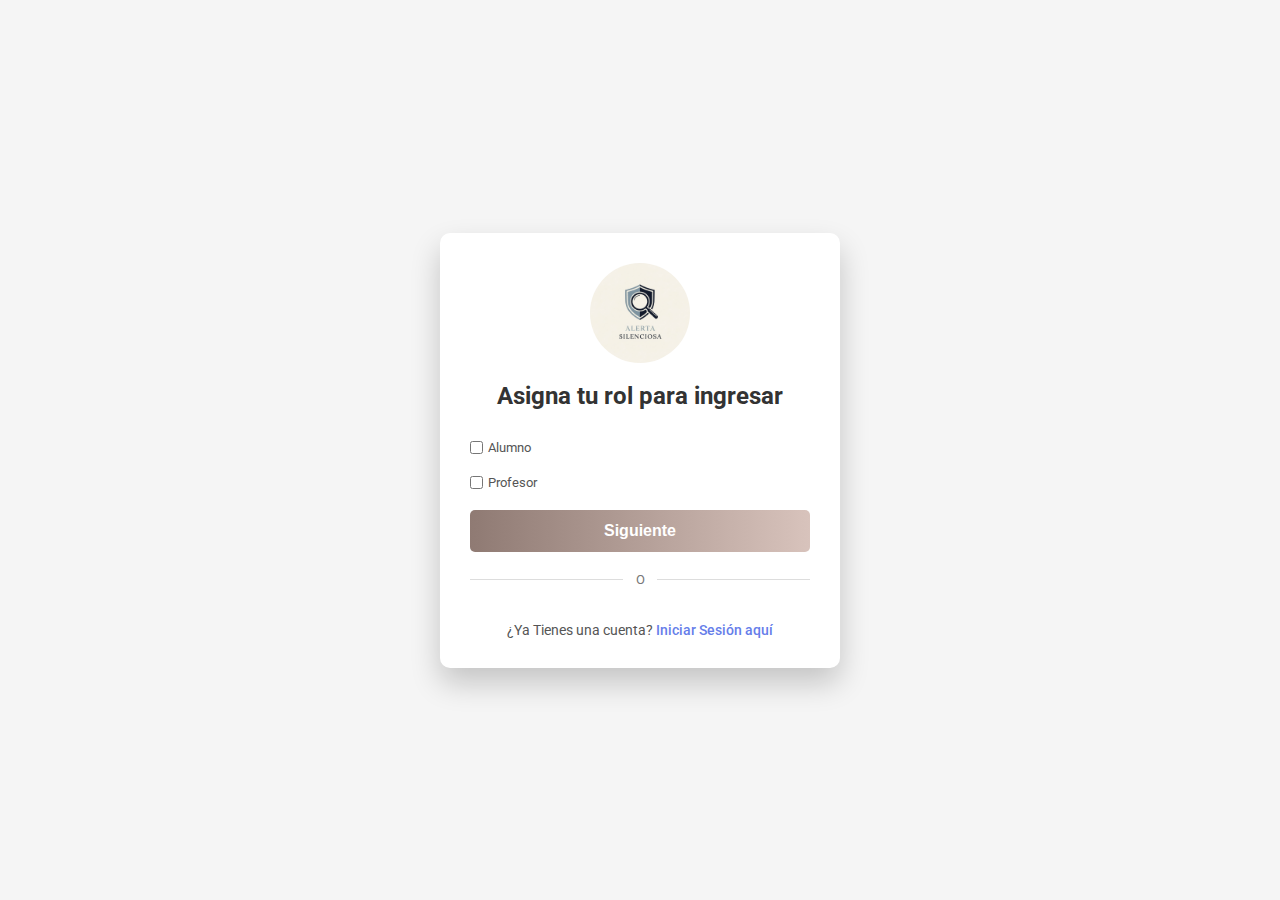
<file: pages copy/alumno_profe.html>
<!DOCTYPE html>
<html lang="es">

<head>
    <meta charset="UTF-8">
    <meta name="viewport" content="width=device-width, initial-scale=1.0">
    <!-- autor del documento -->
    <meta name="author" content="yuliethgonzalez@liceovvh.cl">
    <!-- titulo de la pestaña -->
    <title>Rol</title>
    <!-- estilos css -->
    <link rel="stylesheet" href="../static/css/alumno_profe.css">
    <!-- google fonts -->
    <link rel="preconnect" href="https://fonts.googleapis.com">
    <link rel="preconnect" href="https://fonts.gstatic.com" crossorigin>
    <link href="https://fonts.googleapis.com/css2?family=Roboto:ital,wght@0,100..900;1,100..900&display=swap"
        rel="stylesheet">
    <!-- bootstrap icons -->
    <link rel="stylesheet" href="https://cdn.jsdelivr.net/npm/bootstrap-icons@1.11.3/font/bootstrap-icons.min.css">
    <link rel="stylesheet" href="https://cdnjs.cloudflare.com/ajax/libs/font-awesome/6.0.0-beta3/css/all.min.css">

</head>

<body>
    <div class="container">
        <div class="logo-encabezado">
            <img src="../static/images/image.png" alt="Logo" class="logo" width="100px">
            <h1>Asigna tu rol para ingresar</h1>
        </div>

        <form id="loginForm" class="form">

            <div class="alumno_profe">
                <div class="form-options">
                    <label class="options">
                        <input type="checkbox" name="alumno"> Alumno
                    </label>
                </div>

                <div class="form-options">
                    <label class="options">
                        <input type="checkbox" name="profe"> Profesor
                    </label>
                </div>

            </div>

            <button type="button" class="login-button" onclick="siguiente()">Siguiente</button>



            <div class="registro">
                <p>O</p>
            </div>

            <div class="registro-link">
                ¿Ya Tienes una cuenta? <a href="sesion.html">Iniciar Sesión aquí</a>
            </div>
        </form>
    </div>

    <script src="../static/js/alumno_profe.js"></script>
</body>

</html>
</file>
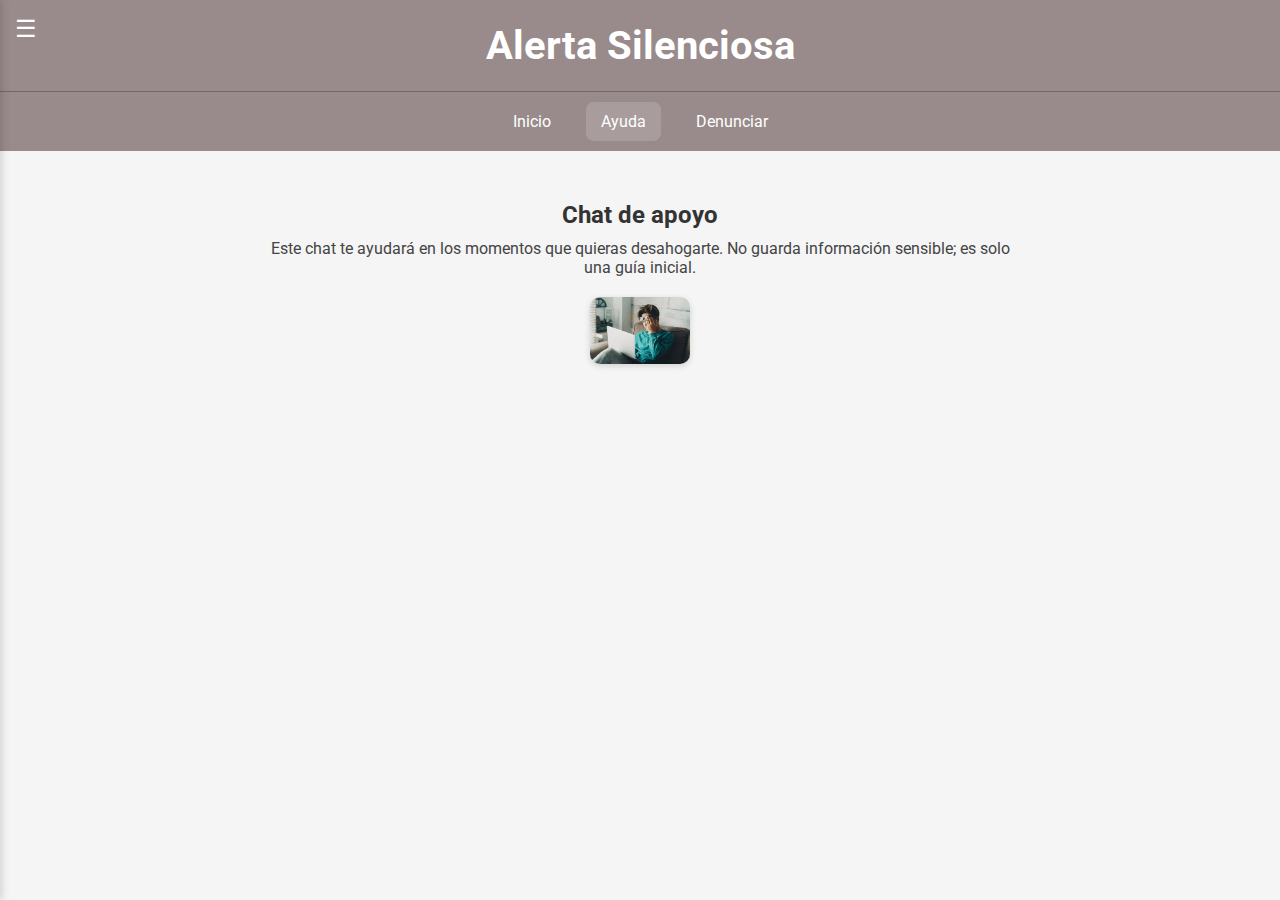
<file: pages copy/ayuda.html>
<!DOCTYPE html>
<html lang="es">

<head>
    <meta charset="UTF-8" />
    <meta name="viewport" content="width=device-width, initial-scale=1" />
    <!-- autor del documento -->
    <meta name="author" content="yuliethgonzalez@liceovvh.cl" />
    <!-- titulo de la pestaña -->
    <title>Chat de apoyo</title>

    <!-- estilos css -->
    <link rel="stylesheet" href="../static/css/ayuda.css" />

    <!-- google fonts -->
    <link rel="preconnect" href="https://fonts.googleapis.com" />
    <link rel="preconnect" href="https://fonts.gstatic.com" crossorigin />
    <link href="https://fonts.googleapis.com/css2?family=Roboto:wght@300;400;700;900&display=swap" rel="stylesheet" />

    <!-- iconos -->
    <link rel="stylesheet" href="https://cdn.jsdelivr.net/npm/bootstrap-icons@1.11.3/font/bootstrap-icons.min.css" />
    <link rel="stylesheet" href="https://cdnjs.cloudflare.com/ajax/libs/font-awesome/6.0.0-beta3/css/all.min.css" />
</head>

<body>
    <header>
        <div class="silent-alert">
            <h1>Alerta Silenciosa</h1>
        </div>
        <!-- Botón toggle del sidebar -->
        <button id="menuToggle" class="menu-toggle" aria-label="Abrir o cerrar menú">☰</button>
        <nav aria-label="Principal">
            <a href="inicio.html">Inicio</a>
            <a href="ayuda.html" aria-current="page" class="active">Ayuda</a>
            <a href="denunciar.html">Denunciar</a>
        </nav>
    </header>

    <!-- Sidebar deslizable -->
    <aside id="sidebar">
        <div class="perfil">
            <img src="../static/images/perfil.png" alt="Foto de perfil" width="50" height="50" />
            <p>Perfil</p>
        </div>

        <section class="reportes">
            <h3>Mis reportes</h3>
            <ul id="listaReportes"></ul>
            <button id="btnLimpiarReportes" type="button">Vaciar mis reportes</button>
        </section>

        <section class="chat" id="chatBox">
            <h3>Chat</h3>
            <div id="mensajes"></div>
            <div class="chat-input">
                <input type="text" id="mensajeInput" placeholder="Escribe un mensaje…"
                    aria-label="Mensaje para enviar" />
                <button id="enviarMensaje" type="button">➤</button>
            </div>
        </section>
    </aside>

    <!-- Contenido principal -->
    <main class="cdg">
        <section class="centro">
            <h2>Chat de apoyo</h2>
            <p>
                Este chat te ayudará en los momentos que quieras desahogarte.
                No guarda información sensible; es solo una guía inicial.
            </p>
        </section>

        <figure class="img">
            <img src="../static/images/unnamed.jpg" height="150" width="250" alt="Ilustración de apoyo" />
        </figure>
    </main>

    <!-- JS de la página -->
    <script src="../static/js/ayuda.js" defer></script>

    <!-- Chatbase widget -->
    <script>
        (function () {
            if (!window.chatbase || window.chatbase("getState") !== "initialized") {
                window.chatbase = (...arguments) => {
                    if (!window.chatbase.q) { window.chatbase.q = [] }
                    window.chatbase.q.push(arguments)
                };
                window.chatbase = new Proxy(window.chatbase, {
                    get(target, prop) {
                        if (prop === "q") { return target.q }
                        return (...args) => target(prop, ...args)
                    }
                })
            }
            const onLoad = function () {
                const script = document.createElement("script");
                script.src = "https://www.chatbase.co/embed.min.js";
                script.id = "6tdUrvcYWNTfjunPKl8df";
                script.domain = "www.chatbase.co";
                document.body.appendChild(script)
            };
            if (document.readyState === "complete") {
                onLoad()
            } else {
                window.addEventListener("load", onLoad)
            }
        })();
    </script>
</body>

</html>
</file>
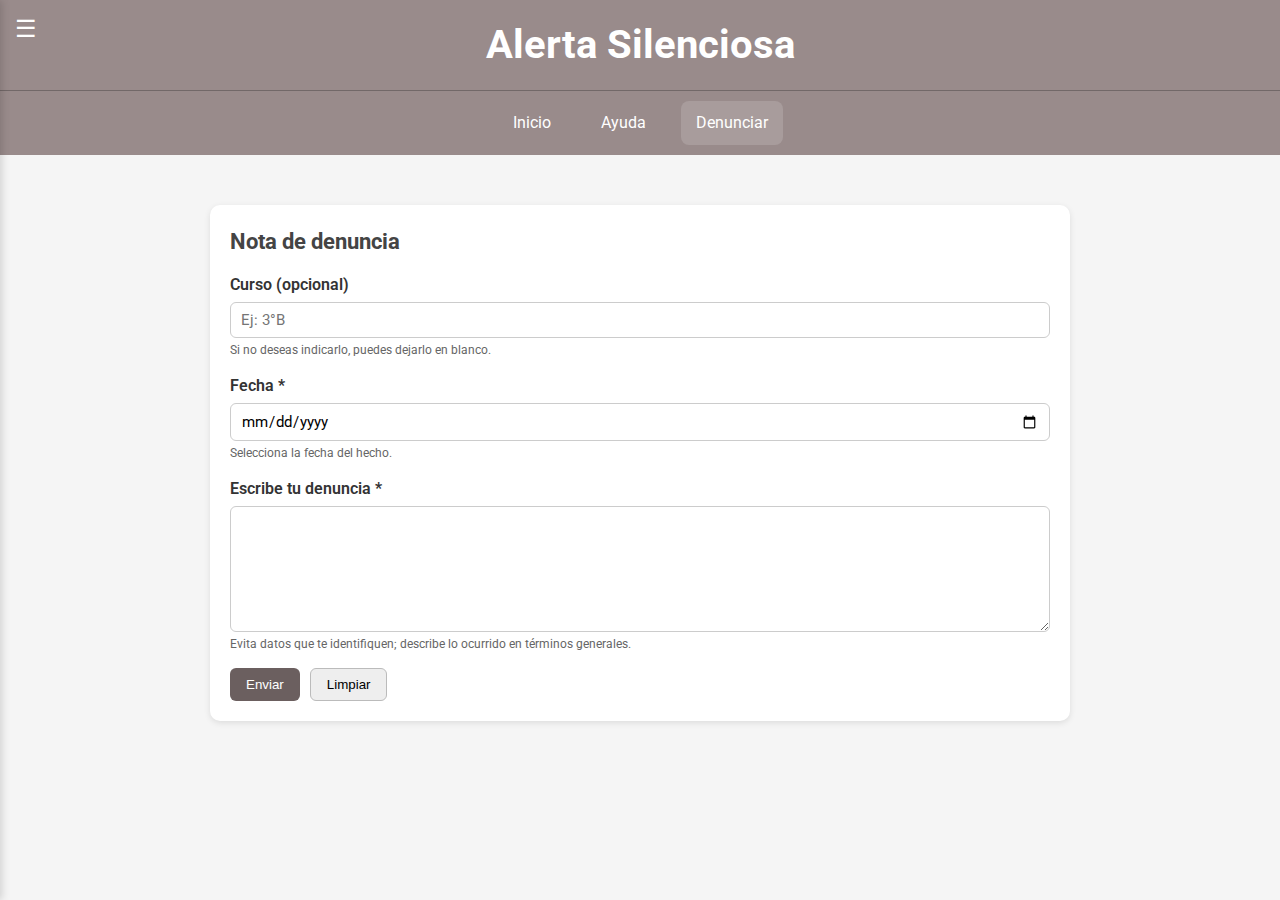
<file: pages copy/denunciar.html>
<!DOCTYPE html>
<html lang="es">

<head>
    <meta charset="UTF-8" />
    <meta name="viewport" content="width=device-width, initial-scale=1" />
    <!-- autor del documento -->
    <meta name="author" content="yuliethgonzalez@liceovvh.cl" />
    <!-- título de la pestaña -->
    <title>Denunciar</title>

    <!-- estilos -->
    <link rel="stylesheet" href="../static/css/denunciar.css" />

    <!-- google fonts -->
    <link rel="preconnect" href="https://fonts.googleapis.com" />
    <link rel="preconnect" href="https://fonts.gstatic.com" crossorigin />
    <link href="https://fonts.googleapis.com/css2?family=Roboto:wght@300;400;700;900&display=swap" rel="stylesheet" />

    <!-- iconos -->
    <link rel="stylesheet" href="https://cdn.jsdelivr.net/npm/bootstrap-icons@1.11.3/font/bootstrap-icons.min.css" />
    <link rel="stylesheet" href="https://cdnjs.cloudflare.com/ajax/libs/font-awesome/6.0.0-beta3/css/all.min.css" />
</head>

<body>
    <header>
        <div class="silent-alert">
            <h1>Alerta Silenciosa</h1>
        </div>

        <!-- Botón toggle del sidebar (mismo patrón que ayuda.html) -->
        <button id="menuToggle" class="menu-toggle" aria-label="Abrir o cerrar menú">☰</button>

        <nav aria-label="Principal">
            <a href="inicio.html">Inicio</a>
            <a href="ayuda.html">Ayuda</a>
            <a href="denunciar.html" aria-current="page" class="active">Denunciar</a>
        </nav>
    </header>

    <!-- Sidebar deslizable -->
    <aside id="sidebar" aria-labelledby="aside-title">
        <h2 id="aside-title" class="sr-only">Panel lateral</h2>

        <div class="perfil">
            <img src="../static/images/perfil.png" alt="Foto de perfil" width="50" height="50" />
            <p>Perfil</p>
        </div>

        <section class="reportes" aria-labelledby="reportes-title">
            <h3 id="reportes-title">Mis reportes</h3>
            <ul id="listaReportes" aria-live="polite"></ul>
            <button id="btnLimpiarReportes" type="button" class="btn-secondary">Vaciar mis reportes</button>
        </section>

        <section class="chat" id="chatBox" aria-labelledby="chat-title">
            <h3 id="chat-title">Chat</h3>
            <div id="mensajes" role="log" aria-live="polite" aria-relevant="additions"></div>
            <div class="chat-input">
                <input type="text" id="mensajeInput" placeholder="Escribe un mensaje…"
                    aria-label="Mensaje para enviar" />
                <button id="enviarMensaje" type="button" title="Enviar">➤</button>
            </div>
        </section>
    </aside>

    <!-- Contenido principal -->
    <main class="container">
        <section class="formulario" aria-labelledby="form-title">
            <h2 id="form-title">Nota de denuncia</h2>

            <form id="denunciaForm" novalidate>
                <fieldset>
                    <legend class="sr-only">Completa la información de tu denuncia</legend>

                    <div class="form-row">
                        <label for="curso">Curso (opcional)</label>
                        <input id="curso" name="curso" type="text" placeholder="Ej: 3°B" inputmode="text"
                            autocomplete="off" />
                        <small class="help">Si no deseas indicarlo, puedes dejarlo en blanco.</small>
                    </div>

                    <div class="form-row">
                        <label for="fecha">Fecha <span aria-hidden="true">*</span></label>
                        <input id="fecha" name="fecha" type="date" required aria-describedby="fecha-help" />
                        <small id="fecha-help" class="help">Selecciona la fecha del hecho.</small>
                    </div>

                    <div class="form-row">
                        <label for="detalle">Escribe tu denuncia <span aria-hidden="true">*</span></label>
                        <textarea id="detalle" name="detalle" rows="6" required minlength="10"
                            aria-describedby="detalle-help"></textarea>
                        <small id="detalle-help" class="help">Evita datos que te identifiquen; describe lo ocurrido en
                            términos generales.</small>
                    </div>

                    <div class="actions">
                        <button type="submit" class="btn-primary">Enviar</button>
                        <button type="reset" class="btn-secondary">Limpiar</button>
                    </div>
                </fieldset>
            </form>

            
        </section>
    </main>

    <noscript>
        <p style="padding:1rem">Para continuar, habilita JavaScript en tu navegador.</p>
    </noscript>

    <!-- JS de la página (módulo) -->
    <script type="module" src="../static/js/denunciar.js"></script>
</body>

</html>
</file>
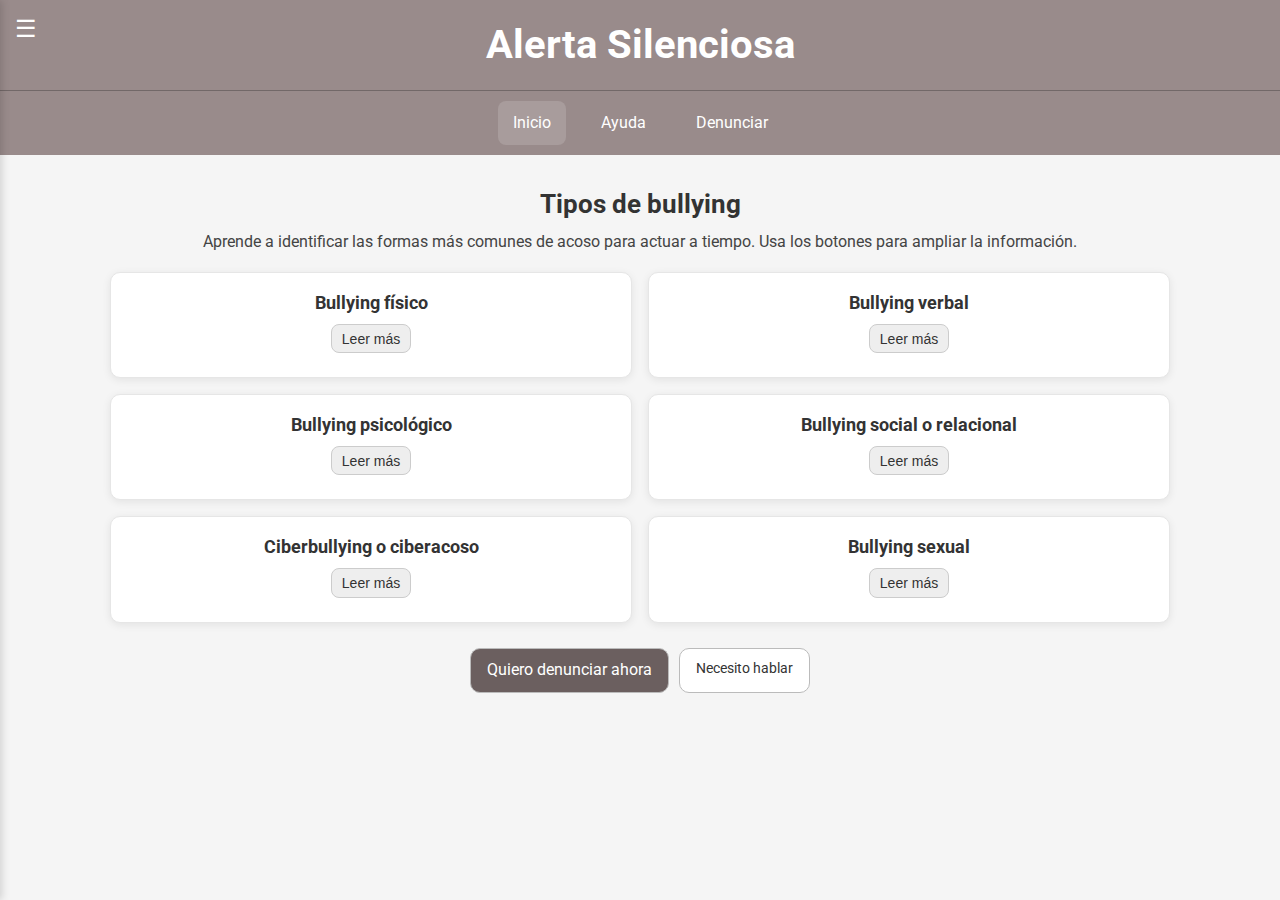
<file: pages copy/inicio.html>
<!DOCTYPE html>
<html lang="es">

<head>
    <meta charset="UTF-8" />
    <meta name="viewport" content="width=device-width, initial-scale=1" />
    <!-- autor del documento -->
    <meta name="author" content="yuliethgonzalez@liceovvh.cl" />
    <!-- título -->
    <title>Alerta silenciosa</title>

    <!-- estilos -->
    <link rel="stylesheet" href="../static/css/inicio.css" />

    <!-- google fonts -->
    <link rel="preconnect" href="https://fonts.googleapis.com" />
    <link rel="preconnect" href="https://fonts.gstatic.com" crossorigin />
    <link href="https://fonts.googleapis.com/css2?family=Roboto:wght@300;400;700;900&display=swap" rel="stylesheet" />

    <!-- iconos -->
    <link rel="stylesheet" href="https://cdn.jsdelivr.net/npm/bootstrap-icons@1.11.3/font/bootstrap-icons.min.css" />
    <link rel="stylesheet" href="https://cdnjs.cloudflare.com/ajax/libs/font-awesome/6.0.0-beta3/css/all.min.css" />
</head>

<body>
    <header>
        <div class="silent-alert">
            <h1>Alerta Silenciosa</h1>
        </div>

        <!-- Botón toggle del sidebar -->
        <button id="menuToggle" class="menu-toggle" aria-label="Abrir o cerrar menú">☰</button>

        <nav aria-label="Principal">
            <a href="inicio.html" aria-current="page" class="active">Inicio</a>
            <a href="ayuda.html">Ayuda</a>
            <a href="denunciar.html">Denunciar</a>
        </nav>
    </header>

    <!-- Sidebar deslizable (mismo patrón que ayuda/denunciar) -->
    <aside id="sidebar" aria-labelledby="aside-title">
        <h2 id="aside-title" class="sr-only">Panel lateral</h2>

        <div class="perfil">
            <img src="../static/images/perfil.png" alt="Foto de perfil" width="50" height="50" />
            <p>Perfil</p>
        </div>

        <section class="reportes" aria-labelledby="reportes-title">
            <h3 id="reportes-title">Mis reportes</h3>
            <ul id="listaReportes" aria-live="polite"></ul>
            <button id="btnLimpiarReportes" type="button" class="btn-secondary">Vaciar mis reportes</button>
        </section>

        <section class="chat" id="chatBox" aria-labelledby="chat-title">
            <h3 id="chat-title">Chat</h3>
            <div id="mensajes" role="log" aria-live="polite" aria-relevant="additions"></div>
            <div class="chat-input">
                <input type="text" id="mensajeInput" placeholder="Escribe un mensaje…"
                    aria-label="Mensaje para enviar" />
                <button id="enviarMensaje" type="button" title="Enviar">➤</button>
            </div>
        </section>
    </aside>

    <!-- Contenido principal -->
    <main class="main">
        <section class="intro">
            <h2>Tipos de bullying</h2>
            <p>Aprende a identificar las formas más comunes de acoso para actuar a tiempo. Usa los botones para ampliar
                la información.</p>
        </section>

        <!-- Tarjetas en grilla -->
        <section class="grid">
            <!-- 1 -->
            <article class="caja">
                <h3>Bullying físico</h3>
                <button class="toggleBtn" aria-expanded="false" aria-controls="cont-fisico">Leer más</button>
                <div class="contenido" id="cont-fisico" hidden>
                    <p>Involucra agresiones físicas como golpes, patadas, empujones, pellizcos, o el daño/robo de
                        pertenencias de la víctima.</p>
                </div>
            </article>

            <!-- 2 -->
            <article class="caja">
                <h3>Bullying verbal</h3>
                <button class="toggleBtn" aria-expanded="false" aria-controls="cont-verbal">Leer más</button>
                <div class="contenido" id="cont-verbal" hidden>
                    <p>Incluye insultos, burlas, apodos ofensivos, amenazas y cualquier forma de lenguaje que busque
                        dañar emocionalmente.</p>
                </div>
            </article>

            <!-- 3 -->
            <article class="caja">
                <h3>Bullying psicológico</h3>
                <button class="toggleBtn" aria-expanded="false" aria-controls="cont-psico">Leer más</button>
                <div class="contenido" id="cont-psico" hidden>
                    <p>Busca dañar la autoestima y la confianza mediante manipulación, intimidación constante y generar
                        miedo o sumisión.</p>
                </div>
            </article>

            <!-- 4 -->
            <article class="caja">
                <h3>Bullying social o relacional</h3>
                <button class="toggleBtn" aria-expanded="false" aria-controls="cont-social">Leer más</button>
                <div class="contenido" id="cont-social" hidden>
                    <p>Implica exclusión social, difusión de rumores, aislamiento y manipulación de las relaciones
                        interpersonales de la víctima.</p>
                </div>
            </article>

            <!-- 5 -->
            <article class="caja">
                <h3>Ciberbullying o ciberacoso</h3>
                <button class="toggleBtn" aria-expanded="false" aria-controls="cont-ciber">Leer más</button>
                <div class="contenido" id="cont-ciber" hidden>
                    <p>Se produce a través de medios digitales (redes, mensajes, correo). Puede incluir comentarios
                        hirientes, rumores y memes ofensivos.</p>
                </div>
            </article>

            <!-- 6 -->
            <article class="caja">
                <h3>Bullying sexual</h3>
                <button class="toggleBtn" aria-expanded="false" aria-controls="cont-sexual">Leer más</button>
                <div class="contenido" id="cont-sexual" hidden>
                    <p>Acoso o intimidación de carácter sexual (verbal, no verbal o físico) que hace sentir incómoda,
                        humillada o amenazada a la persona.</p>
                </div>
            </article>
        </section>

        <section class="cta">
            <a class="btn-primary" href="denunciar.html">Quiero denunciar ahora</a>
            <a class="btn-secondary" href="ayuda.html">Necesito hablar</a>
        </section>
    </main>

    <!-- JS -->
    <script src="../static/js/inicio.js" defer></script>
</body>

</html>
</file>
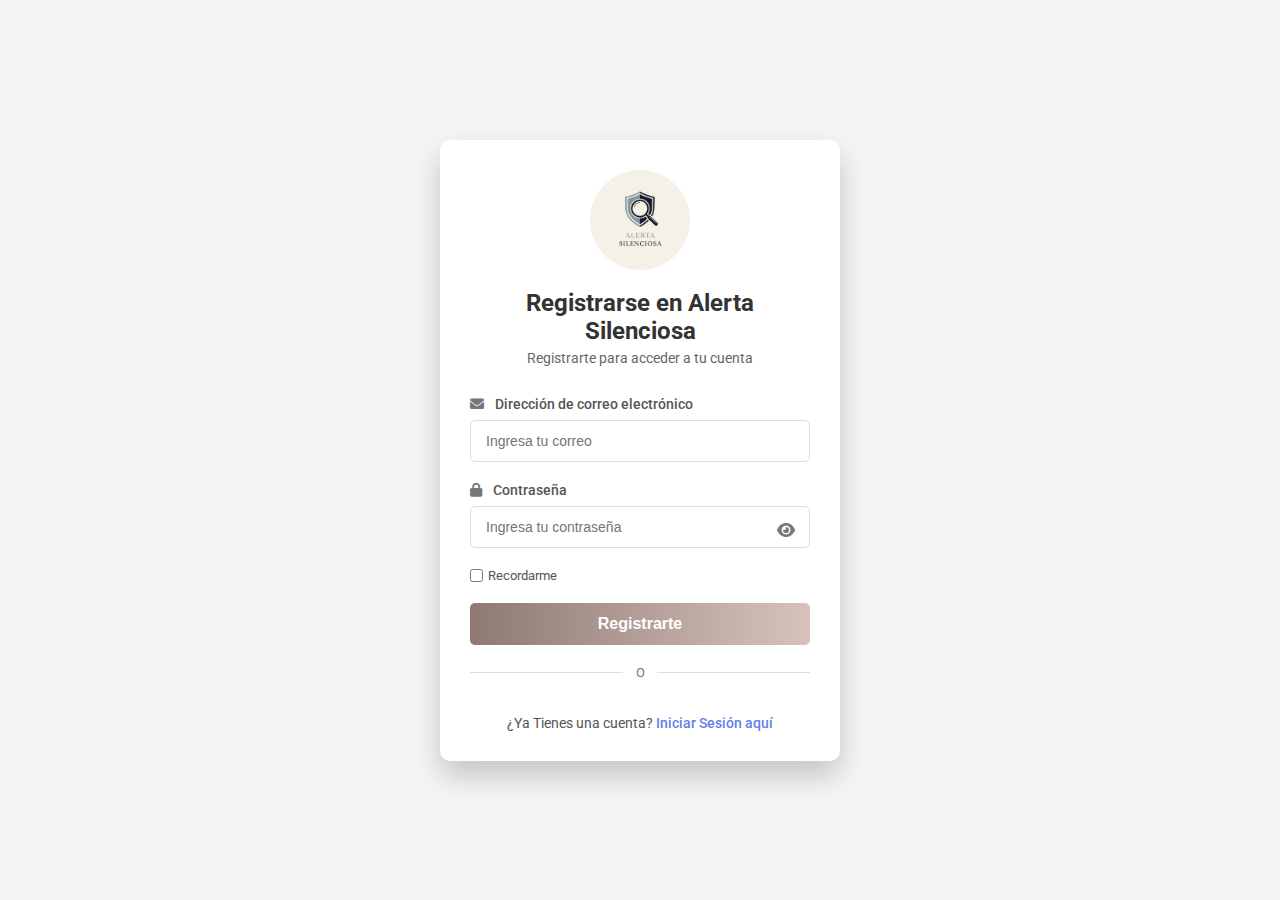
<file: pages copy/registro_alumno.html>
<!DOCTYPE html>
<html lang="es">

<head>
    <meta charset="UTF-8">
    <meta name="viewport" content="width=device-width, initial-scale=1.0">
    <!-- autor del documento -->
    <meta name="author" content="yuliethgonzalez@liceovvh.cl">
    <!-- titulo de la pestaña -->
    <title>Registrarse</title>
    <!-- estilos css -->
    <link rel="stylesheet" href="../static/css/registro_alumno.css">
    <!-- google fonts -->
    <link rel="preconnect" href="https://fonts.googleapis.com">
    <link rel="preconnect" href="https://fonts.gstatic.com" crossorigin>
    <link href="https://fonts.googleapis.com/css2?family=Roboto:ital,wght@0,100..900;1,100..900&display=swap"
        rel="stylesheet">
    <!-- bootstrap icons -->
    <link rel="stylesheet" href="https://cdn.jsdelivr.net/npm/bootstrap-icons@1.11.3/font/bootstrap-icons.min.css">
    <link rel="stylesheet" href="https://cdnjs.cloudflare.com/ajax/libs/font-awesome/6.0.0-beta3/css/all.min.css">

</head>

<body>
    <div class="container">
        <div class="logo-encabezado">
            <img src="../static/images/image.png" alt="Logo" class="logo" width="100px">
            <h1>Registrarse en Alerta Silenciosa</h1>
            <p>Registrarte para acceder a tu cuenta</p>
        </div>

        <form id="loginForm" class="form">
            <div class="form-inicio">
                <label for="email"><i class="fas fa-envelope"></i> Dirección de correo electrónico</label>
                <input type="email" id="email" name="email" placeholder="Ingresa tu correo" required>
            </div>

            <div class="form-inicio">
                <label for="password"><i class="fas fa-lock"></i> Contraseña</label>
                <input type="password" id="password" name="password" placeholder="Ingresa tu contraseña" required>
                <i class="fas fa-eye toggle-password" id="togglePassword"></i>
            </div>

            <div class="form-options">
                <label class="recuerdame">
                    <input type="checkbox" name="remember"> Recordarme
                </label>
            </div>

            <button type="submit" class="login-button">Registrarte</button>

            <div class="registro">
                <p>O</p>
            </div>

            <div class="registro-link">
                ¿Ya Tienes una cuenta? <a href="sesion.html">Iniciar Sesión aquí</a>
            </div>
        </form>
    </div>

    <script src="../static/js/registro_alumno.js"></script>
</body>

</html>
</file>
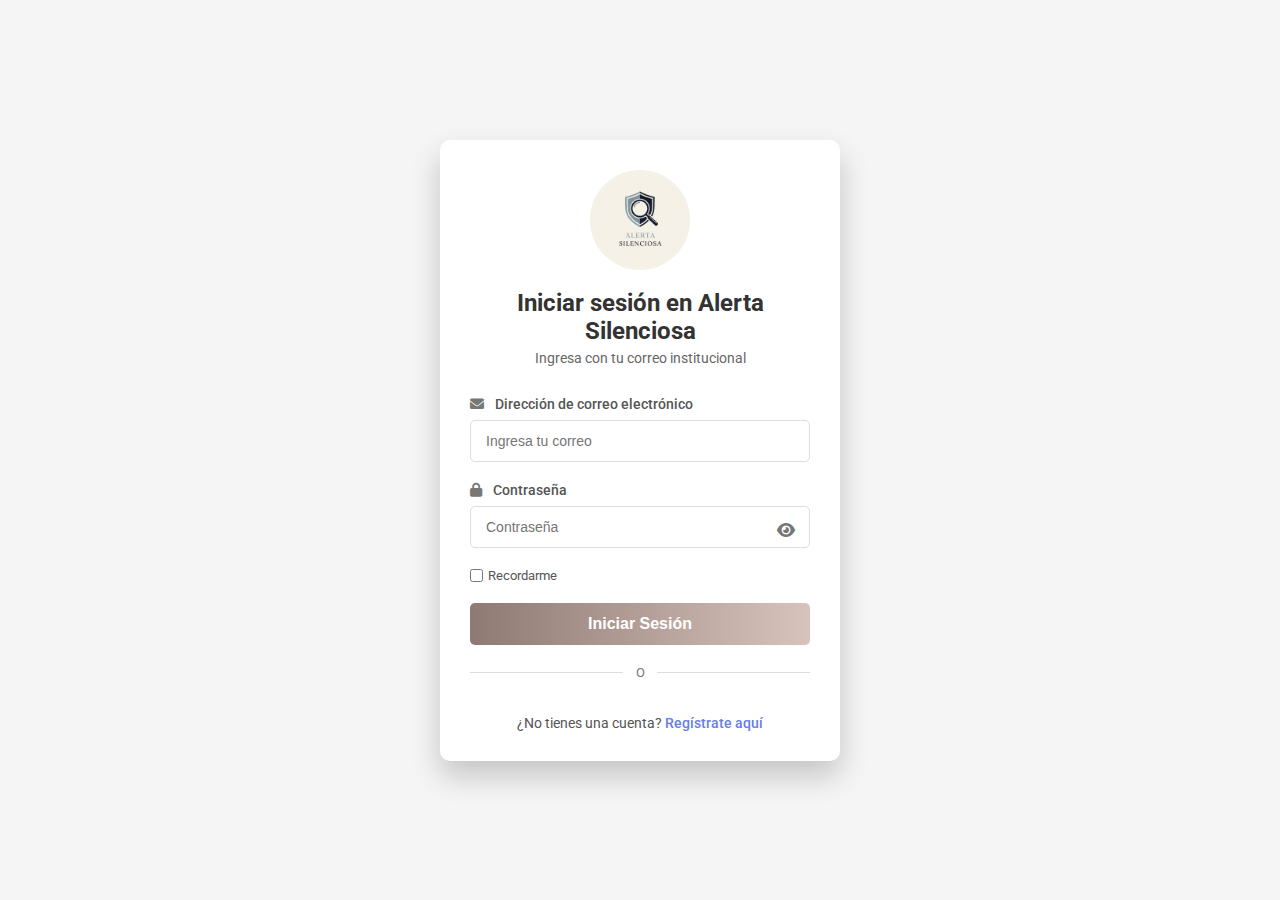
<file: pages copy/sesion.html>
<!DOCTYPE html>
<html lang="es">
<!-- Head -->
<head>
    <meta charset="UTF-8">
    <meta name="viewport" content="width=device-width, initial-scale=1.0">
    <!-- autor del documento -->
    <meta name="author" content="yuliethgonzalez@liceovvh.cl">
    <!-- titulo de la pestaña -->
    <title>Iniciar de sesión</title>
    <!-- estilos css -->
    <link rel="stylesheet" href="../static/css/sesion.css">
    <!-- google fonts -->
    <link rel="preconnect" href="https://fonts.googleapis.com">
    <link rel="preconnect" href="https://fonts.gstatic.com" crossorigin>
    <link href="https://fonts.googleapis.com/css2?family=Roboto:ital,wght@0,100..900;1,100..900&display=swap"
        rel="stylesheet">
    <!-- bootstrap icons -->
    <link rel="stylesheet" href="https://cdn.jsdelivr.net/npm/bootstrap-icons@1.11.3/font/bootstrap-icons.min.css">
    <link rel="stylesheet" href="https://cdnjs.cloudflare.com/ajax/libs/font-awesome/6.0.0-beta3/css/all.min.css">

</head>

<body>
    <div class="container">
        <div class="logo-encabezado">
            <img src="../static/images/image.png" alt="Logo" class="logo" width="100px">
            <h1>Iniciar sesión en Alerta Silenciosa</h1>
            <p>Ingresa con tu correo institucional</p>
        </div>

        <form id="loginForm" class="form">
            <div class="form-inicio">
                <label for="email"><i class="fas fa-envelope"></i> Dirección de correo electrónico</label>
                <input type="email" id="email" name="email" placeholder="Ingresa tu correo" required>
            </div>

            <div class="form-inicio">
                <label for="password"><i class="fas fa-lock"></i> Contraseña</label>
                <input type="password" id="password" name="password" placeholder="Contraseña" required>
                <i class="fas fa-eye toggle-password" id="togglePassword"></i>
            </div>

            <div class="form-options">
                <label class="recuerdame">
                    <input type="checkbox" name="remember"> Recordarme
                </label>
            </div>

            <button type="submit" class="login-button">Iniciar Sesión</button>

            <div class="registro">
                <p>O</p>
            </div>

            <div class="registro-link">
                ¿No tienes una cuenta? <a href="alumno_profe.html">Regístrate aquí</a>
            </div>
        </form>
    </div>

    <script src="../static/js/sesion.js"></script>
</body>

</html>
</file>
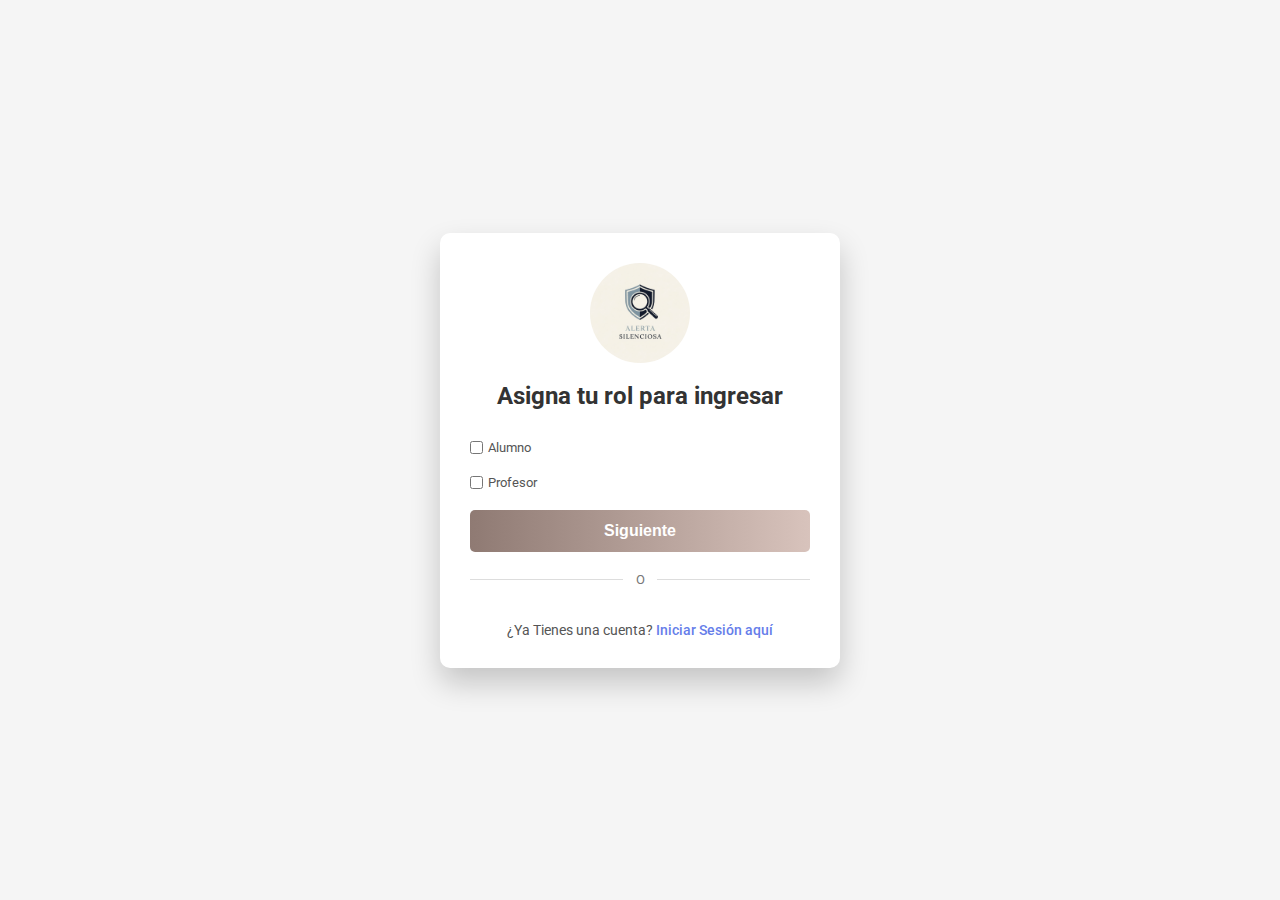
<file: pages/alumno_profe.html>
<!DOCTYPE html>
<html lang="es">

<head>
    <meta charset="UTF-8">
    <meta name="viewport" content="width=device-width, initial-scale=1.0">
    <!-- autor del documento -->
    <meta name="author" content="yuliethgonzalez@liceovvh.cl">
    <!-- titulo de la pestaña -->
    <title>Rol</title>
    <!-- estilos css -->
    <link rel="stylesheet" href="../static/css/alumno_profe.css">
    <!-- google fonts -->
    <link rel="preconnect" href="https://fonts.googleapis.com">
    <link rel="preconnect" href="https://fonts.gstatic.com" crossorigin>
    <link href="https://fonts.googleapis.com/css2?family=Roboto:ital,wght@0,100..900;1,100..900&display=swap"
        rel="stylesheet">
    <!-- bootstrap icons -->
    <link rel="stylesheet" href="https://cdn.jsdelivr.net/npm/bootstrap-icons@1.11.3/font/bootstrap-icons.min.css">
    <link rel="stylesheet" href="https://cdnjs.cloudflare.com/ajax/libs/font-awesome/6.0.0-beta3/css/all.min.css">
    <!-- icono de la pestaña -->
    <link rel="shortcut icon" type="image/x-icon" href="../static/images/icono.ico">
</head>

<body>
    <div class="container">
        <div class="logo-encabezado">
            <img src="../static/images/image.png" alt="Logo" class="logo" width="100px">
            <h1>Asigna tu rol para ingresar</h1>
        </div>

        <form id="loginForm" class="form">

            <div class="alumno_profe">
                <div class="form-options">
                    <label class="options">
                        <input type="checkbox" name="alumno"> Alumno
                    </label>
                </div>

                <div class="form-options">
                    <label class="options">
                        <input type="checkbox" name="profe"> Profesor
                    </label>
                </div>

            </div>

            <button type="button" class="login-button" onclick="siguiente()">Siguiente</button>



            <div class="registro">
                <p>O</p>
            </div>

            <div class="registro-link">
                ¿Ya Tienes una cuenta? <a href="sesion.html">Iniciar Sesión aquí</a>
            </div>
        </form>
    </div>

    <script src="../static/js/alumno_profe.js"></script>
</body>

</html>
</file>
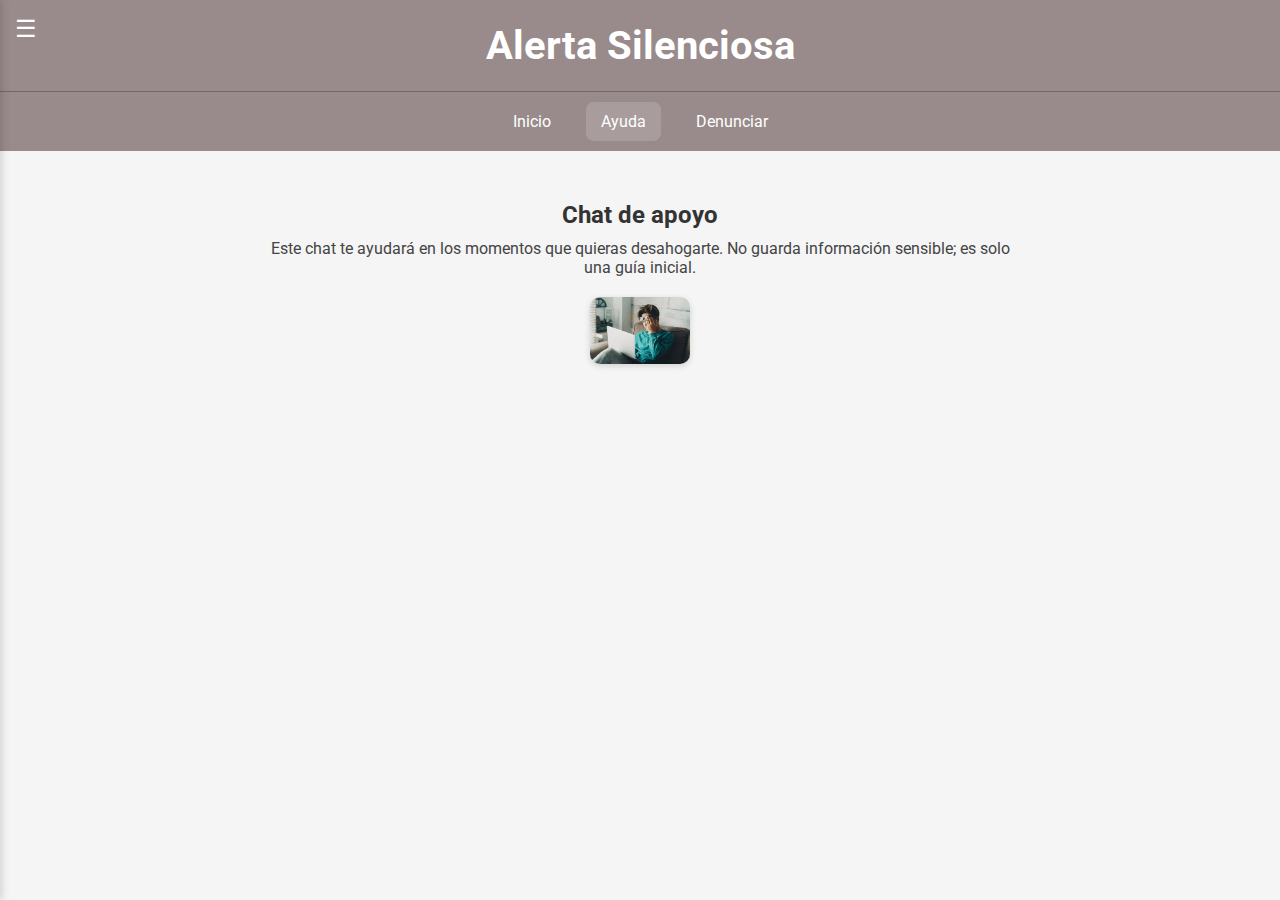
<file: pages/ayuda.html>
<!DOCTYPE html>
<html lang="es">

<head>
    <meta charset="UTF-8" />
    <meta name="viewport" content="width=device-width, initial-scale=1" />
    <!-- autor del documento -->
    <meta name="author" content="yuliethgonzalez@liceovvh.cl" />
    <!-- titulo de la pestaña -->
    <title>Chat de apoyo</title>

    <!-- estilos css -->
    <link rel="stylesheet" href="../static/css/ayuda.css" />

    <!-- google fonts -->
    <link rel="preconnect" href="https://fonts.googleapis.com" />
    <link rel="preconnect" href="https://fonts.gstatic.com" crossorigin />
    <link href="https://fonts.googleapis.com/css2?family=Roboto:wght@300;400;700;900&display=swap" rel="stylesheet" />

    <!-- iconos -->
    <link rel="stylesheet" href="https://cdn.jsdelivr.net/npm/bootstrap-icons@1.11.3/font/bootstrap-icons.min.css" />
    <link rel="stylesheet" href="https://cdnjs.cloudflare.com/ajax/libs/font-awesome/6.0.0-beta3/css/all.min.css" />
    <!-- icono de la pestaña -->
    <link rel="shortcut icon" type="image/x-icon" href="../static/images/icono.ico">
</head>

<body>
    <header>
        <div class="silent-alert">
            <h1>Alerta Silenciosa</h1>
        </div>

        <!-- Botón toggle del sidebar -->
        <button id="menuToggle" class="menu-toggle" aria-label="Abrir o cerrar menú">☰</button>
        
        <nav aria-label="Principal">
            <a href="inicio.html">Inicio</a>
            <a href="ayuda.html" aria-current="page" class="active">Ayuda</a>
            <a href="denunciar.html">Denunciar</a>
        </nav>
    </header>

    <!-- Sidebar deslizable -->
    <aside id="sidebar">
        <div class="perfil">
            <img src="../static/images/perfil.png" alt="Foto de perfil" width="50" height="50" />
            <p>Perfil</p>
        </div>

        <section class="reportes">
            <h3>Mis reportes</h3>
            <ul id="listaReportes"></ul>
            <button id="btnLimpiarReportes" type="button">Vaciar mis reportes</button>
        </section>

        <section class="chat" id="chatBox">
            <h3>Chat</h3>
            <div id="mensajes"></div>
            <div class="chat-input">
                <input type="text" id="mensajeInput" placeholder="Escribe un mensaje…"
                    aria-label="Mensaje para enviar" />
                <button id="enviarMensaje" type="button">➤</button>
            </div>
        </section>
    </aside>

    <!-- Contenido principal -->
    <main class="cdg">
        <section class="centro">
            <h2>Chat de apoyo</h2>
            <p>
                Este chat te ayudará en los momentos que quieras desahogarte.
                No guarda información sensible; es solo una guía inicial.
            </p>
        </section>

        <figure class="img">
            <img src="../static/images/unnamed.jpg" alt="Ilustración de apoyo" />
        </figure>
    </main>

    <!-- JS de la página -->
    <script src="../static/js/ayuda.js" defer></script>

    <!-- Chatbase widget -->
    <script>
        (function () {
            if (!window.chatbase || window.chatbase("getState") !== "initialized") {
                window.chatbase = (...arguments) => {
                    if (!window.chatbase.q) { window.chatbase.q = [] }
                    window.chatbase.q.push(arguments)
                };
                window.chatbase = new Proxy(window.chatbase, {
                    get(target, prop) {
                        if (prop === "q") { return target.q }
                        return (...args) => target(prop, ...args)
                    }
                })
            }
            const onLoad = function () {
                const script = document.createElement("script");
                script.src = "https://www.chatbase.co/embed.min.js";
                script.id = "6tdUrvcYWNTfjunPKl8df";
                script.domain = "www.chatbase.co";
                document.body.appendChild(script)
            };
            if (document.readyState === "complete") {
                onLoad()
            } else {
                window.addEventListener("load", onLoad)
            }
        })();
    </script>
</body>

</html>
</file>
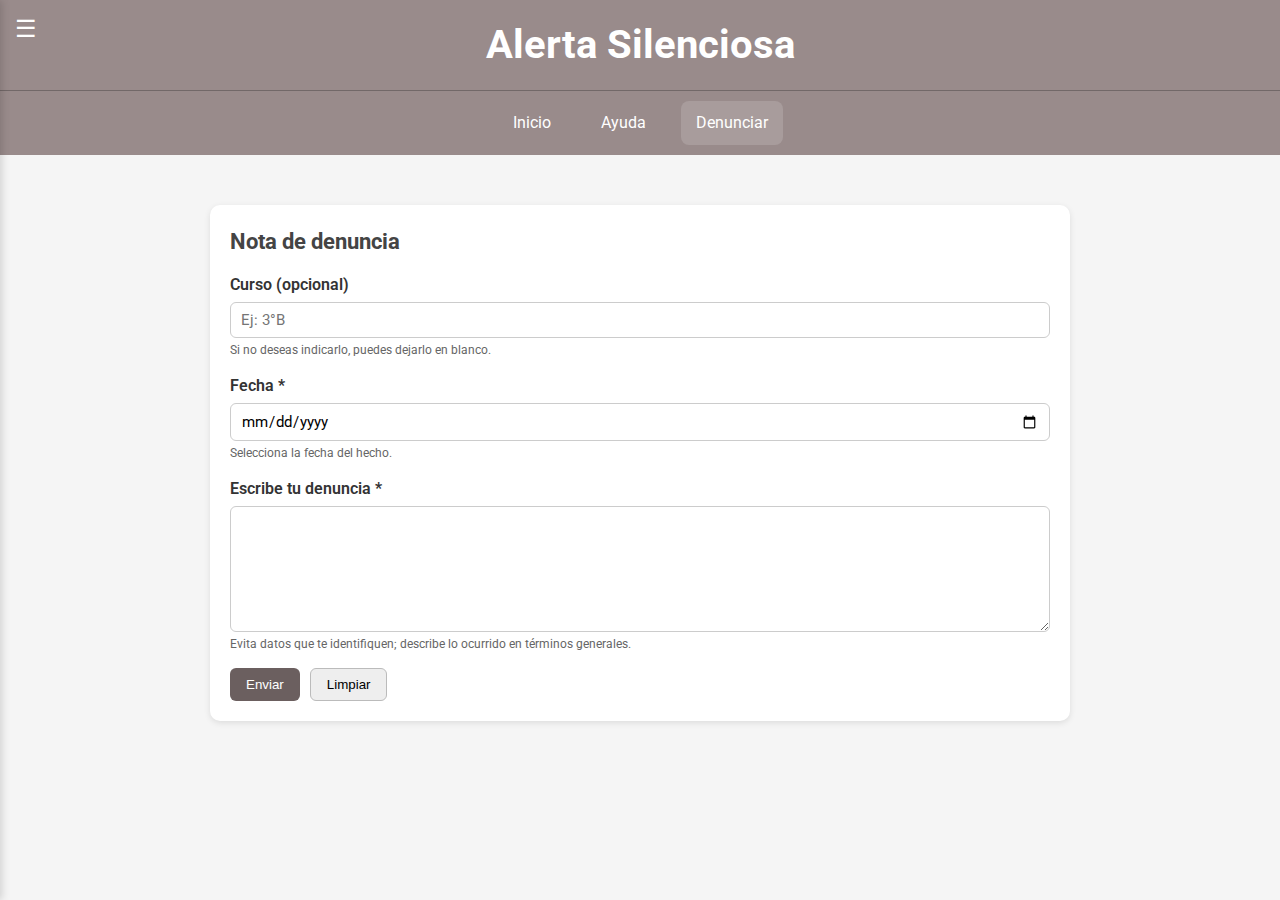
<file: pages/denunciar.html>
<!DOCTYPE html>
<html lang="es">

<head>
    <meta charset="UTF-8" />
    <meta name="viewport" content="width=device-width, initial-scale=1" />
    <!-- autor del documento -->
    <meta name="author" content="yuliethgonzalez@liceovvh.cl" />
    <!-- título de la pestaña -->
    <title>Denunciar</title>

    <!-- estilos -->
    <link rel="stylesheet" href="../static/css/denunciar.css" />

    <!-- google fonts -->
    <link rel="preconnect" href="https://fonts.googleapis.com" />
    <link rel="preconnect" href="https://fonts.gstatic.com" crossorigin />
    <link href="https://fonts.googleapis.com/css2?family=Roboto:wght@300;400;700;900&display=swap" rel="stylesheet" />

    <!-- iconos -->
    <link rel="stylesheet" href="https://cdn.jsdelivr.net/npm/bootstrap-icons@1.11.3/font/bootstrap-icons.min.css" />
    <link rel="stylesheet" href="https://cdnjs.cloudflare.com/ajax/libs/font-awesome/6.0.0-beta3/css/all.min.css" />
    <!-- icono de la pestaña -->
    <link rel="shortcut icon" type="image/x-icon" href="../static/images/icono.ico">
</head>

<body>
    <header>
        <div class="silent-alert">
            <h1>Alerta Silenciosa</h1>
        </div>

        <!-- Botón toggle del sidebar (mismo patrón que ayuda.html) -->
        <button id="menuToggle" class="menu-toggle" aria-label="Abrir o cerrar menú">☰</button>

        <nav aria-label="Principal">
            <a href="inicio.html">Inicio</a>
            <a href="ayuda.html">Ayuda</a>
            <a href="denunciar.html" aria-current="page" class="active">Denunciar</a>
        </nav>
    </header>

    <!-- Sidebar deslizable -->
    <aside id="sidebar" aria-labelledby="aside-title">
        <h2 id="aside-title" class="sr-only">Panel lateral</h2>

        <div class="perfil">
            <img src="../static/images/perfil.png" alt="Foto de perfil" width="50" height="50" />
            <p>Perfil</p>
        </div>

        <section class="reportes" aria-labelledby="reportes-title">
            <h3 id="reportes-title">Mis reportes</h3>
            <ul id="listaReportes" aria-live="polite"></ul>
            <button id="btnLimpiarReportes" type="button" class="btn-secondary">Vaciar mis reportes</button>
        </section>

        <section class="chat" id="chatBox" aria-labelledby="chat-title">
            <h3 id="chat-title">Chat</h3>
            <div id="mensajes" role="log" aria-live="polite" aria-relevant="additions"></div>
            <div class="chat-input">
                <input type="text" id="mensajeInput" placeholder="Escribe un mensaje…"
                    aria-label="Mensaje para enviar" />
                <button id="enviarMensaje" type="button" title="Enviar">➤</button>
            </div>
        </section>
    </aside>

    <!-- Contenido principal -->
    <main class="container">
        <section class="formulario" aria-labelledby="form-title">
            <h2 id="form-title">Nota de denuncia</h2>

            <form id="denunciaForm" novalidate>
                <fieldset>
                    <legend class="sr-only">Completa la información de tu denuncia</legend>

                    <div class="form-row">
                        <label for="curso">Curso (opcional)</label>
                        <input id="curso" name="curso" type="text" placeholder="Ej: 3°B" inputmode="text"
                            autocomplete="off" />
                        <small class="help">Si no deseas indicarlo, puedes dejarlo en blanco.</small>
                    </div>

                    <div class="form-row">
                        <label for="fecha">Fecha <span aria-hidden="true">*</span></label>
                        <input id="fecha" name="fecha" type="date" required aria-describedby="fecha-help" />
                        <small id="fecha-help" class="help">Selecciona la fecha del hecho.</small>
                    </div>

                    <div class="form-row">
                        <label for="detalle">Escribe tu denuncia <span aria-hidden="true">*</span></label>
                        <textarea id="detalle" name="detalle" rows="6" required minlength="10"
                            aria-describedby="detalle-help"></textarea>
                        <small id="detalle-help" class="help">Evita datos que te identifiquen; describe lo ocurrido en
                            términos generales.</small>
                    </div>

                    <div class="actions">
                        <button type="submit" class="btn-primary">Enviar</button>
                        <button type="reset" class="btn-secondary">Limpiar</button>
                    </div>
                </fieldset>
            </form>

            
        </section>
    </main>

    <noscript>
        <p style="padding:1rem">Para continuar, habilita JavaScript en tu navegador.</p>
    </noscript>

    <!-- JS de la página (módulo) -->
    <script type="module" src="../static/js/denunciar.js"></script>
</body>

</html>
</file>
<file: static/css/alumno_profe.css>
/* Reset y estilos generales */
* {
    margin: 0;
    padding: 0;
    box-sizing: border-box;
}

body {
    font-family: "Roboto", sans-serif;
    background: #f5f5f5;
    display: flex;
    justify-content: center;
    align-items: center;
    min-height: 100vh;
    padding: 20px;
}

/* Contenedor del login */
.container {
    background-color: #fff;
    border-radius: 10px;
    box-shadow: 0 15px 30px rgba(0, 0, 0, 0.2);
    width: 100%;
    max-width: 400px;
    padding: 30px;
    animation: fadeIn 0.5s ease-in-out;
}

/* Encabezado */
.logo-encabezado {
    text-align: center;
    margin-bottom: 30px;
}

.logo-encabezado .logo {
    margin-bottom: 15px;
    border-radius: 50px;
    width: 100px;
}

.logo-encabezado h1 {
    color: #333;
    font-size: 24px;
    margin-bottom: 5px;
}

.logo-encabezado p {
    color: #666;
    font-size: 14px;
}

/* Formulario */
.form {
    display: flex;
    flex-direction: column;
}

/* Opciones del formulario */
.form-options {
    display: flex;
    justify-content: space-between;
    align-items: center;
    margin-bottom: 20px;
    font-size: 13px;
}

.options {
    display: flex;
    align-items: center;
    color: #555;
}

.options input {
    margin-right: 5px;
}

.forgot-password {
    color: #6D4C41;
    text-decoration: none;
    transition: color 0.3s;
}

/* Botón de login */
.login-button {
    background: linear-gradient(to right, #8f7a73, #d8c3bc);
    color: white;
    border: none;
    padding: 12px;
    border-radius: 5px;
    font-size: 16px;
    font-weight: 600;
    cursor: pointer;
    transition: all 0.3s;
    margin-bottom: 20px;
}

.login-button:hover {
    background: linear-gradient(to right, #7e7b77, #4e433a);
    transform: translateY(-2px);
    box-shadow: 0 5px 15px rgba(102, 126, 234, 0.4);
}

/* registro*/
.registro {
    text-align: center;
    margin-bottom: 20px;
}

.registro p {
    color: #777;
    font-size: 13px;
    margin-bottom: 15px;
    position: relative;
}

.registro p::before,
.registro p::after {
    content: "";
    position: absolute;
    height: 1px;
    width: 45%;
    background: #ddd;
    top: 50%;
}

.registro p::before {
    left: 0;
}

.registro p::after {
    right: 0;
}


/* Enlace de registro */
.registro-link {
    text-align: center;
    font-size: 14px;
    color: #555;
}

.registro-link a {
    color: #667eea;
    text-decoration: none;
    font-weight: 500;
    transition: color 0.3s;
}

.registro-link a:hover {
    color: #764ba2;
    text-decoration: underline;
}

/* Animación */
@keyframes fadeIn {
    from {
        opacity: 0;
        transform: translateY(20px);
    }

    to {
        opacity: 1;
        transform: translateY(0);
    }
}

/* Responsive */
@media (max-width: 480px) {
    .container {
        padding: 20px;
    }

    .form-options {
        flex-direction: column;
        align-items: flex-start;
        gap: 10px;
    }
}
</file>
<file: static/css/ayuda.css>
/* Reset y estilos base */
* {
  margin: 0;
  padding: 0;
  box-sizing: border-box;
}

body {
  font-family: "Roboto", sans-serif;
  background: #f5f5f5;
  color: #333;
}

/* ===== Header ===== */
header {
  background: #998b8b;
  color: #fff;
  text-align: center;
  position: relative;
}

.silent-alert {
  font-size: 20px;
  padding: 22px;
}

nav {
  display: flex;
  justify-content: center;
  align-items: center;
  gap: 1.25rem;
  padding: 10px;
  border-top: 1px solid rgba(0, 0, 0, .25);
}

nav a {
  color: #fff;
  text-decoration: none;
  padding: 10px 15px;
  border-radius: 8px;
}

nav a.active,
nav a:hover {
  background: rgba(255, 255, 255, .15);
}

/* Botón toggle del menú */
.menu-toggle {
  position: absolute;
  top: 15px;
  left: 15px;
  background: none;
  border: none;
  color: #fff;
  font-size: 24px;
  cursor: pointer;
}

/* ===== Sidebar deslizable ===== */
#sidebar {
  position: fixed;
  top: 0;
  left: -250px;
  /* Oculto por defecto */
  width: 250px;
  height: 100%;
  background: #fff;
  box-shadow: 2px 0 8px rgba(0, 0, 0, 0.15);
  transition: left 0.3s ease;
  z-index: 1000;
  padding: 15px;
  overflow-y: auto;
}

/* Perfil */
.perfil {
  display: flex;
  align-items: center;
  gap: 10px;
  margin-bottom: 20px;
}

.perfil img {
  border-radius: 50%;
}

/* ===== Mis reportes ===== */
.reportes h3 {
  margin-bottom: 10px;
}

.reportes ul {
  list-style: none;
  padding: 0;
  margin: 0 0 10px;
}

.reportes li {
  background: #f2f2f2;
  margin-bottom: 6px;
  padding: 8px;
  border-radius: 6px;
  font-size: 14px;
}

.reportes .fecha {
  font-weight: bold;
}

.reportes .curso {
  color: #666;
  font-size: 12px;
  margin-left: 4px;
}

.reportes .resumen {
  margin-top: 4px;
  font-size: 13px;
}

/* Botón limpiar reportes */
#btnLimpiarReportes {
  background: #eee;
  border: 1px solid #ccc;
  padding: 6px 10px;
  border-radius: 6px;
  cursor: pointer;
  font-size: 14px;
}

#btnLimpiarReportes:hover {
  background: #ddd;
}

/* ===== Chat ===== */
.chat {
  margin-top: 20px;
}

.chat h3 {
  margin-bottom: 8px;
}

#mensajes {
  height: 160px;
  overflow-y: auto;
  background: #fafafa;
  border: 1px solid #ddd;
  padding: 8px;
  border-radius: 6px;
  margin-bottom: 8px;
  font-size: 14px;
}

#mensajes p {
  margin-bottom: 6px;
  line-height: 1.3;
}

.chat-input {
  display: flex;
  gap: 8px;
}

#mensajeInput {
  flex: 1;
  padding: 6px 10px;
  border: 1px solid #ccc;
  border-radius: 6px;
}

#enviarMensaje {
  padding: 6px 12px;
  background: #6b5f5f;
  color: white;
  border: none;
  border-radius: 6px;
  cursor: pointer;
}

#enviarMensaje:hover {
  background: #5a4d4d;
}

/* ===== Contenido principal ===== */
main.cdg {
  margin: 30px auto;
  max-width: 800px;
  text-align: center;
  padding: 20px;
}

.centro h2 {
  margin-bottom: 10px;
  font-size: 24px;
}

.centro p {
  margin-bottom: 20px;
  font-size: 16px;
  color: #444;
}

.img img {
  border-radius: 10px;
  box-shadow: 0 2px 6px rgba(0, 0, 0, 0.15);
  width: 100%;
  height: auto;
  max-width: 100px;
  display: block;
  margin: 0 auto;
}



/* ===== Accesibilidad ===== */
a:focus,
button:focus,
input:focus {
  outline: 3px solid #2f80ed;
  outline-offset: 2px;
}

/* ===== Responsive ===== */
@media (max-width: 768px) {
  nav {
    flex-direction: column;
    gap: 8px;
  }

  main.cdg {
    padding: 10px;
  }

  #sidebar {
    width: 200px;
  }
}
</file>
<file: static/css/denunciar.css>
/* ===== Reset y base ===== */
* {
    margin: 0;
    padding: 0;
    box-sizing: border-box;
}

body {
    font-family: "Roboto", sans-serif;
    background: #f5f5f5;
    color: #333;
    line-height: 1.5;
}

/* ===== Header ===== */
header {
    background: #998b8b;
    color: #fff;
    text-align: center;
    position: relative;
}

.silent-alert {
    font-size: 20px;
    padding: 15px;
}

nav {
    display: flex;
    justify-content: center;
    align-items: center;
    gap: 1.25rem;
    padding: 10px;
    border-top: 1px solid rgba(0, 0, 0, .25);
}

nav a {
    color: #fff;
    text-decoration: none;
    padding: 10px 15px;
    border-radius: 8px;
}

nav a.active,
nav a:hover {
    background: rgba(255, 255, 255, .15);
}

/* Botón toggle sidebar */
.menu-toggle {
    position: absolute;
    top: 15px;
    left: 15px;
    background: none;
    border: none;
    color: white;
    font-size: 24px;
    cursor: pointer;
}

/* ===== Sidebar deslizable ===== */
#sidebar {
    position: fixed;
    top: 0;
    left: -250px;
    /* cerrado por defecto */
    width: 250px;
    height: 100%;
    background: #fff;
    box-shadow: 2px 0 8px rgba(0, 0, 0, .15);
    transition: left 0.3s ease;
    z-index: 1000;
    padding: 15px;
    overflow-y: auto;
}

.perfil {
    display: flex;
    align-items: center;
    gap: 10px;
    margin-bottom: 20px;
}

.perfil img {
    border-radius: 50%;
}

/* ===== Mis reportes ===== */
.reportes h3 {
    margin-bottom: 10px;
}

.reportes ul {
    list-style: none;
    padding: 0;
    margin: 0 0 10px;
}

.reportes li {
    background: #f2f2f2;
    margin-bottom: 6px;
    padding: 8px;
    border-radius: 6px;
    font-size: 14px;
}

.reportes .fecha {
    font-weight: bold;
}

.reportes .curso {
    color: #666;
    font-size: 12px;
    margin-left: 4px;
}

.reportes .resumen {
    margin-top: 4px;
    font-size: 13px;
}

#btnLimpiarReportes {
    background: #eee;
    border: 1px solid #ccc;
    padding: 6px 10px;
    border-radius: 6px;
    cursor: pointer;
    font-size: 14px;
}

#btnLimpiarReportes:hover {
    background: #ddd;
}

/* ===== Chat ===== */
.chat {
    margin-top: 20px;
}

.chat h3 {
    margin-bottom: 8px;
}

#mensajes {
    height: 160px;
    overflow-y: auto;
    background: #fafafa;
    border: 1px solid #ddd;
    padding: 8px;
    border-radius: 6px;
    margin-bottom: 8px;
    font-size: 14px;
}

#mensajes p {
    margin-bottom: 6px;
}

.chat-input {
    display: flex;
    gap: 8px;
}

#mensajeInput {
    flex: 1;
    padding: 6px 10px;
    border: 1px solid #ccc;
    border-radius: 6px;
}

#enviarMensaje {
    padding: 6px 12px;
    background: #6b5f5f;
    color: white;
    border: none;
    border-radius: 6px;
    cursor: pointer;
}

#enviarMensaje:hover {
    background: #5a4d4d;
}

/* ===== Contenedor principal ===== */
.container {
    max-width: 900px;
    margin: 30px auto;
    padding: 20px;
}

/* ===== Formulario ===== */
.formulario {
    background: #fff;
    padding: 20px;
    border-radius: 10px;
    box-shadow: 0 2px 6px rgba(0, 0, 0, .1);
}

.formulario h2 {
    margin-bottom: 15px;
    font-size: 22px;
    color: #444;
}

form fieldset {
    border: none;
    padding: 0;
}

.form-row {
    display: flex;
    flex-direction: column;
    margin-bottom: 15px;
}

.form-row label {
    font-weight: 600;
    margin-bottom: 5px;
}

.form-row input,
.form-row textarea {
    padding: 8px 10px;
    border: 1px solid #ccc;
    border-radius: 6px;
    font-family: inherit;
    font-size: 15px;
}

.form-row textarea {
    resize: vertical;
}

.help {
    font-size: 12px;
    color: #666;
    margin-top: 3px;
}

/* Botones */
.actions {
    display: flex;
    gap: 10px;
    margin-top: 10px;
}

.btn-primary {
    background: #6b5f5f;
    color: #fff;
    border: none;
    border-radius: 6px;
    padding: 8px 16px;
    cursor: pointer;
}

.btn-primary:hover {
    background: #5a4d4d;
}

.btn-secondary {
    background: #eee;
    border: 1px solid #bbb;
    border-radius: 6px;
    padding: 8px 16px;
    cursor: pointer;
}

.btn-secondary:hover {
    background: #ddd;
}

.info-privacidad {
    margin-top: 15px;
    font-size: 13px;
    color: #555;
    background: #fafafa;
    border-left: 4px solid #998b8b;
    padding: 10px;
    border-radius: 6px;
}

/* ===== Accesibilidad ===== */
a:focus,
button:focus,
input:focus,
textarea:focus {
    outline: 3px solid #2f80ed;
    outline-offset: 2px;
}

/* ===== Responsive ===== */
@media (max-width: 768px) {
    nav {
        flex-direction: column;
        gap: 8px;
    }

    #sidebar {
        width: 200px;
    }

    .container {
        padding: 10px;
    }
}
</file>
<file: static/css/inicio.css>
/* ===== Reset y base ===== */
* {
    margin: 0;
    padding: 0;
    box-sizing: border-box;
}

:root {
    --bg: #f5f5f5;
    --text: #333;
    --muted: #666;
    --brand: #998b8b;
    --brand-700: #6b5f5f;
    --brand-700-hover: #5a4d4d;
    --card: #fff;
    --line: #e6e6e6;
    --shadow: 0 2px 8px rgba(0, 0, 0, .08);
    --radius: 10px;
}

html,
body {
    height: 100%;
}

body {
    font-family: "Roboto", system-ui, -apple-system, Segoe UI, Arial, sans-serif;
    background: var(--bg);
    color: var(--text);
    line-height: 1.5;
}

/* ===== Utilidades ===== */
.sr-only {
    position: absolute !important;
    width: 1px !important;
    height: 1px !important;
    padding: 0 !important;
    margin: -1px !important;
    overflow: hidden !important;
    clip: rect(0, 0, 0, 0) !important;
    white-space: nowrap !important;
    border: 0 !important;
}

a:focus,
button:focus,
input:focus,
textarea:focus {
    outline: 3px solid #2f80ed;
    outline-offset: 2px;
}

/* ===== Header & Nav ===== */
header {
    background: var(--brand);
    color: #fff;
    text-align: center;
    position: relative;
}

.silent-alert {
    font-size: 20px;
    padding: 15px;
}

.menu-toggle {
    position: absolute;
    top: 15px;
    left: 15px;
    background: none;
    border: none;
    color: #fff;
    font-size: 24px;
    cursor: pointer;
}

nav {
    display: flex;
    justify-content: center;
    align-items: center;
    gap: 1.25rem;
    padding: 10px;
    border-top: 1px solid rgba(0, 0, 0, .25);
}

nav a {
    color: #fff;
    text-decoration: none;
    padding: 10px 15px;
    border-radius: 8px;
}

nav a.active,
nav a:hover {
    background: rgba(255, 255, 255, .15);
}

/* ===== Sidebar deslizable ===== */
#sidebar {
    position: fixed;
    top: 0;
    left: -250px;
    /* cerrado por defecto */
    width: 250px;
    height: 100%;
    background: var(--card);
    box-shadow: 2px 0 8px rgba(0, 0, 0, .15);
    transition: left .3s ease;
    z-index: 1000;
    padding: 15px;
    overflow-y: auto;
}

/* Perfil en sidebar */
.perfil {
    display: flex;
    align-items: center;
    gap: 10px;
    margin-bottom: 16px;
}

.perfil img {
    border-radius: 50%;
}

/* Mis reportes */
.reportes h3 {
    margin-bottom: .5rem;
}

.reportes ul {
    list-style: none;
    padding: 0;
    margin: 0 0 .75rem;
}

.reportes li {
    background: #f2f2f2;
    border: 1px solid var(--line);
    border-radius: 8px;
    padding: 8px 10px;
    margin-bottom: 6px;
    line-height: 1.3;
    font-size: 14px;
}

.reportes .fecha {
    font-weight: 700;
}

.reportes .curso {
    color: var(--muted);
    font-size: 12px;
    margin-left: .25rem;
}

.reportes .resumen {
    margin-top: .25rem;
    color: #333;
    font-size: 13px;
}

.btn-secondary {
    display: inline-block;
    border: 1px solid #bbb;
    background: #fff;
    color: #333;
    padding: .45rem .7rem;
    border-radius: 8px;
    cursor: pointer;
    font-size: 14px;
}

.btn-secondary:hover {
    background: #f7f7f7;
}

/* Chat en sidebar */
.chat {
    margin-top: 20px;
}

.chat h3 {
    margin-bottom: 8px;
}

#mensajes {
    height: 160px;
    overflow-y: auto;
    background: #fafafa;
    border: 1px solid #ddd;
    padding: 8px;
    border-radius: 8px;
    margin-bottom: 8px;
    font-size: 14px;
}

#mensajes p {
    margin-bottom: 6px;
}

.chat-input {
    display: flex;
    gap: 8px;
}

#mensajeInput {
    flex: 1;
    min-width: 0;
    padding: .5rem .6rem;
    border: 1px solid #ccc;
    border-radius: 8px;
}

#enviarMensaje {
    padding: .5rem .75rem;
    border: none;
    border-radius: 8px;
    cursor: pointer;
    background: var(--brand-700);
    color: #fff;
}

#enviarMensaje:hover {
    background: var(--brand-700-hover);
}

/* ===== Main ===== */
.main {
    max-width: 1100px;
    margin: 30px auto;
    padding: 0 20px;
}

/* Intro */
.intro {
    text-align: center;
    margin-bottom: 18px;
}

.intro h2 {
    font-size: 26px;
    margin-bottom: 6px;
}

.intro p {
    color: #444;
}

/* Grid de tarjetas */
.grid {
    display: grid;
    gap: 16px;
    grid-template-columns: repeat(2, 1fr);

}

@media (max-width: 900px) {
    .grid {
        grid-template-columns: 1fr;
    }
}

.caja {
    background: var(--card);
    border: 1px solid var(--line);
    border-radius: var(--radius);
    padding: 16px;
    box-shadow: var(--shadow);
    text-align: center;
}

.caja h3 {
    margin-bottom: 8px;
    font-size: 18px;
}

.caja img {
    width: 150px;
    border-radius: 15px;
}

.toggleBtn {
    display: inline-block;
    margin-bottom: 8px;
    background: #eee;
    border: 1px solid #ccc;
    color: #333;
    padding: .35rem .6rem;
    border-radius: 8px;
    cursor: pointer;
    font-size: 14px;
}

.toggleBtn:hover {
    background: #e6e6e6;
}

/* Contenido expandible (usa atributo hidden del HTML) */
.contenido[hidden] {
    display: none !important;
}

.contenido {
    color: #333;
}

/* CTA */
.cta {
    display: flex;
    gap: 10px;
    justify-content: center;
    padding: 25px;
}

.btn-primary {
    background: var(--brand-700);
    color: #fff;
    border: 1px solid #bbb;
    border-radius: 10px;
    padding: .6rem 1rem;
    text-decoration: none;
    display: inline-block;
    text-align: center;
}

.btn-primary:hover {
    background: #fff;
    color: #333;
}

.btn-secondary {
    background: #fff;
    border: 1px solid #bbb;
    color: #333;
    text-decoration: none;
    border-radius: 10px;
    padding: .6rem 1rem;
    display: inline-block;
    text-align: center;
}

.btn-secondary:hover {
    background: var(--brand-700-hover);
    color: #fff;
}

/* ===== Responsive nav/ajustes ===== */
@media (max-width: 768px) {
    nav {
        flex-direction: column;
        gap: 8px;
    }

    #sidebar {
        width: 200px;
    }
}

/* ===== (Opcional) Overlay si lo usas en JS ===== */
#sidebarOverlay {
    position: fixed;
    inset: 0;
    background: rgba(0, 0, 0, .25);
    display: none;
    opacity: 0;
    transition: opacity .15s ease;
    z-index: 900;
}
</file>
<file: static/css/registro_alumno.css>
/* Reset y estilos generales */
* {
    margin: 0;
    padding: 0;
    box-sizing: border-box;
}

body {
    font-family: "Roboto", sans-serif;
    background: #f5f5f5;
    display: flex;
    justify-content: center;
    align-items: center;
    min-height: 100vh;
    padding: 20px;
}

/* Contenedor del login */
.container {
    background-color: #fff;
    border-radius: 10px;
    box-shadow: 0 15px 30px rgba(0, 0, 0, 0.2);
    width: 100%;
    max-width: 400px;
    padding: 30px;
    animation: fadeIn 0.5s ease-in-out;
}

/* Encabezado */
.logo-encabezado {
    text-align: center;
    margin-bottom: 30px;
}

.logo-encabezado .logo {
    margin-bottom: 15px;
    border-radius: 50px;
    width: 100px;
}

.logo-encabezado h1 {
    color: #333;
    font-size: 24px;
    margin-bottom: 5px;
}

.logo-encabezado p {
    color: #666;
    font-size: 14px;
}

/* Formulario */
.form {
    display: flex;
    flex-direction: column;
}

.form-inicio {
    margin-bottom: 20px;
    position: relative;
}

.form-inicio label {
    display: block;
    margin-bottom: 8px;
    color: #555;
    font-size: 14px;
    font-weight: 500;
}

.form-inicio label i {
    margin-right: 8px;
    color: #777;
}

.form-inicio input {
    width: 100%;
    padding: 12px 15px;
    border: 1px solid #ddd;
    border-radius: 5px;
    font-size: 14px;
    transition: all 0.3s;
}

.form-inicio input:focus {
    border-color: #6D4C41;
    box-shadow: 0 0 0 3px rgba(102, 126, 234, 0.2);
    outline: none;
}

.toggle-password {
    position: absolute;
    right: 15px;
    top: 40px;
    cursor: pointer;
    color: #777;
}

/* Opciones del formulario */
.form-options {
    display: flex;
    justify-content: space-between;
    align-items: center;
    margin-bottom: 20px;
    font-size: 13px;
}

.recuerdame {
    display: flex;
    align-items: center;
    color: #555;
}

.recuerdame input {
    margin-right: 5px;
}

.forgot-password {
    color: #6D4C41;
    text-decoration: none;
    transition: color 0.3s;
}

.forgot-password:hover {
    color: #BDC3C7;
    text-decoration: underline;
}

.input-error {
    border-color: #B38B6D !important;
    box-shadow: 0 0 0 3px rgba(255, 68, 68, 0.2) !important;
}

.error-message {
    color: #B38B6D;
    font-size: 12px;
    margin-top: 5px;
    display: none;
}

/* Botón de login */
.login-button {
    background: linear-gradient(to right, #8f7a73, #d8c3bc);
    color: white;
    border: none;
    padding: 12px;
    border-radius: 5px;
    font-size: 16px;
    font-weight: 600;
    cursor: pointer;
    transition: all 0.3s;
    margin-bottom: 20px;
}

.login-button:hover {
    background: linear-gradient(to right, #7e7b77, #4e433a);
    transform: translateY(-2px);
    box-shadow: 0 5px 15px rgba(102, 126, 234, 0.4);
}

/* registro*/
.registro {
    text-align: center;
    margin-bottom: 20px;
}

.registro p {
    color: #777;
    font-size: 13px;
    margin-bottom: 15px;
    position: relative;
}

.registro p::before,
.registro p::after {
    content: "";
    position: absolute;
    height: 1px;
    width: 45%;
    background: #ddd;
    top: 50%;
}

.registro p::before {
    left: 0;
}

.registro p::after {
    right: 0;
}


/* Enlace de registro */
.registro-link {
    text-align: center;
    font-size: 14px;
    color: #555;
}

.registro-link a {
    color: #667eea;
    text-decoration: none;
    font-weight: 500;
    transition: color 0.3s;
}

.registro-link a:hover {
    color: #764ba2;
    text-decoration: underline;
}

/* Animación */
@keyframes fadeIn {
    from {
        opacity: 0;
        transform: translateY(20px);
    }

    to {
        opacity: 1;
        transform: translateY(0);
    }
}

/* Responsive */
@media (max-width: 480px) {
    .container {
        padding: 20px;
    }

    .form-options {
        flex-direction: column;
        align-items: flex-start;
        gap: 10px;
    }
}
</file>
<file: static/css/sesion.css>
/* Reset y estilos generales */
* {
    margin: 0;
    padding: 0;
    box-sizing: border-box;
}

body {
    font-family: "Roboto", sans-serif;
    background: #f5f5f5;
    display: flex;
    justify-content: center;
    align-items: center;
    min-height: 100vh;
    padding: 20px;
}

/* Contenedor del login */
.container {
    background-color: #fff;
    border-radius: 10px;
    box-shadow: 0 15px 30px rgba(0, 0, 0, 0.2);
    width: 100%;
    max-width: 400px;
    padding: 30px;
    animation: fadeIn 0.5s ease-in-out;
}

/* Encabezado */
.logo-encabezado {
    text-align: center;
    margin-bottom: 30px;
}

.logo-encabezado .logo {
    margin-bottom: 15px;
    border-radius: 50px;
    width: 100px;
}

.logo-encabezado h1 {
    color: #333;
    font-size: 24px;
    margin-bottom: 5px;
}

.logo-encabezado p {
    color: #666;
    font-size: 14px;
}

/* Formulario */
.form {
    display: flex;
    flex-direction: column;
}

.form-inicio {
    margin-bottom: 20px;
    position: relative;
}

.form-inicio label {
    display: block;
    margin-bottom: 8px;
    color: #555;
    font-size: 14px;
    font-weight: 500;
}

.form-inicio label i {
    margin-right: 8px;
    color: #777;
}

.form-inicio input {
    width: 100%;
    padding: 12px 15px;
    border: 1px solid #ddd;
    border-radius: 5px;
    font-size: 14px;
    transition: all 0.3s;
}

.form-inicio input:focus {
    border-color: #6D4C41;
    box-shadow: 0 0 0 3px rgba(102, 126, 234, 0.2);
    outline: none;
}

.toggle-password {
    position: absolute;
    right: 15px;
    top: 40px;
    cursor: pointer;
    color: #777;
}

/* Opciones del formulario */
.form-options {
    display: flex;
    justify-content: space-between;
    align-items: center;
    margin-bottom: 20px;
    font-size: 13px;
}

.recuerdame {
    display: flex;
    align-items: center;
    color: #555;
}

.recuerdame input {
    margin-right: 5px;
}

.forgot-password {
    color: #927878;
    text-decoration: none;
    transition: color 0.3s;
}

.forgot-password:hover {
    color: #BDC3C7;
    text-decoration: underline;
}

.input-error {
    border-color: #756457 !important;
    box-shadow: 0 0 0 3px rgba(255, 68, 68, 0.2) !important;
}

.error-message {
    color: #a07979;
    font-size: 12px;
    margin-top: 5px;
    display: none;
}

/* Botón de login */
.login-button {
    background: linear-gradient(to right, #8f7a73, #d8c3bc);
    color: white;
    border: none;
    padding: 12px;
    border-radius: 5px;
    font-size: 16px;
    font-weight: 600;
    cursor: pointer;
    transition: all 0.3s;
    margin-bottom: 20px;
}

.login-button:hover {
    background: linear-gradient(to right, #7e7b77, #4e433a);
    transform: translateY(-2px);
    box-shadow: 0 5px 15px rgba(102, 126, 234, 0.4);
}

/* registro*/
.registro {
    text-align: center;
    margin-bottom: 20px;
}

.registro p {
    color: #777;
    font-size: 13px;
    margin-bottom: 15px;
    position: relative;
}

.registro p::before,
.registro p::after {
    content: "";
    position: absolute;
    height: 1px;
    width: 45%;
    background: #ddd;
    top: 50%;
}

.registro p::before {
    left: 0;
}

.registro p::after {
    right: 0;
}


/* Enlace de registro */
.registro-link {
    text-align: center;
    font-size: 14px;
    color: #555;
}

.registro-link a {
    color: #667eea;
    text-decoration: none;
    font-weight: 500;
    transition: color 0.3s;
}

.registro-link a:hover {
    color: #764ba2;
    text-decoration: underline;
}

/* Animación */
@keyframes fadeIn {
    from {
        opacity: 0;
        transform: translateY(20px);
    }

    to {
        opacity: 1;
        transform: translateY(0);
    }
}

/* Responsive */
@media (max-width: 480px) {
    .container {
        padding: 20px;
    }

    .form-options {
        flex-direction: column;
        align-items: flex-start;
        gap: 10px;
    }
}
</file>
